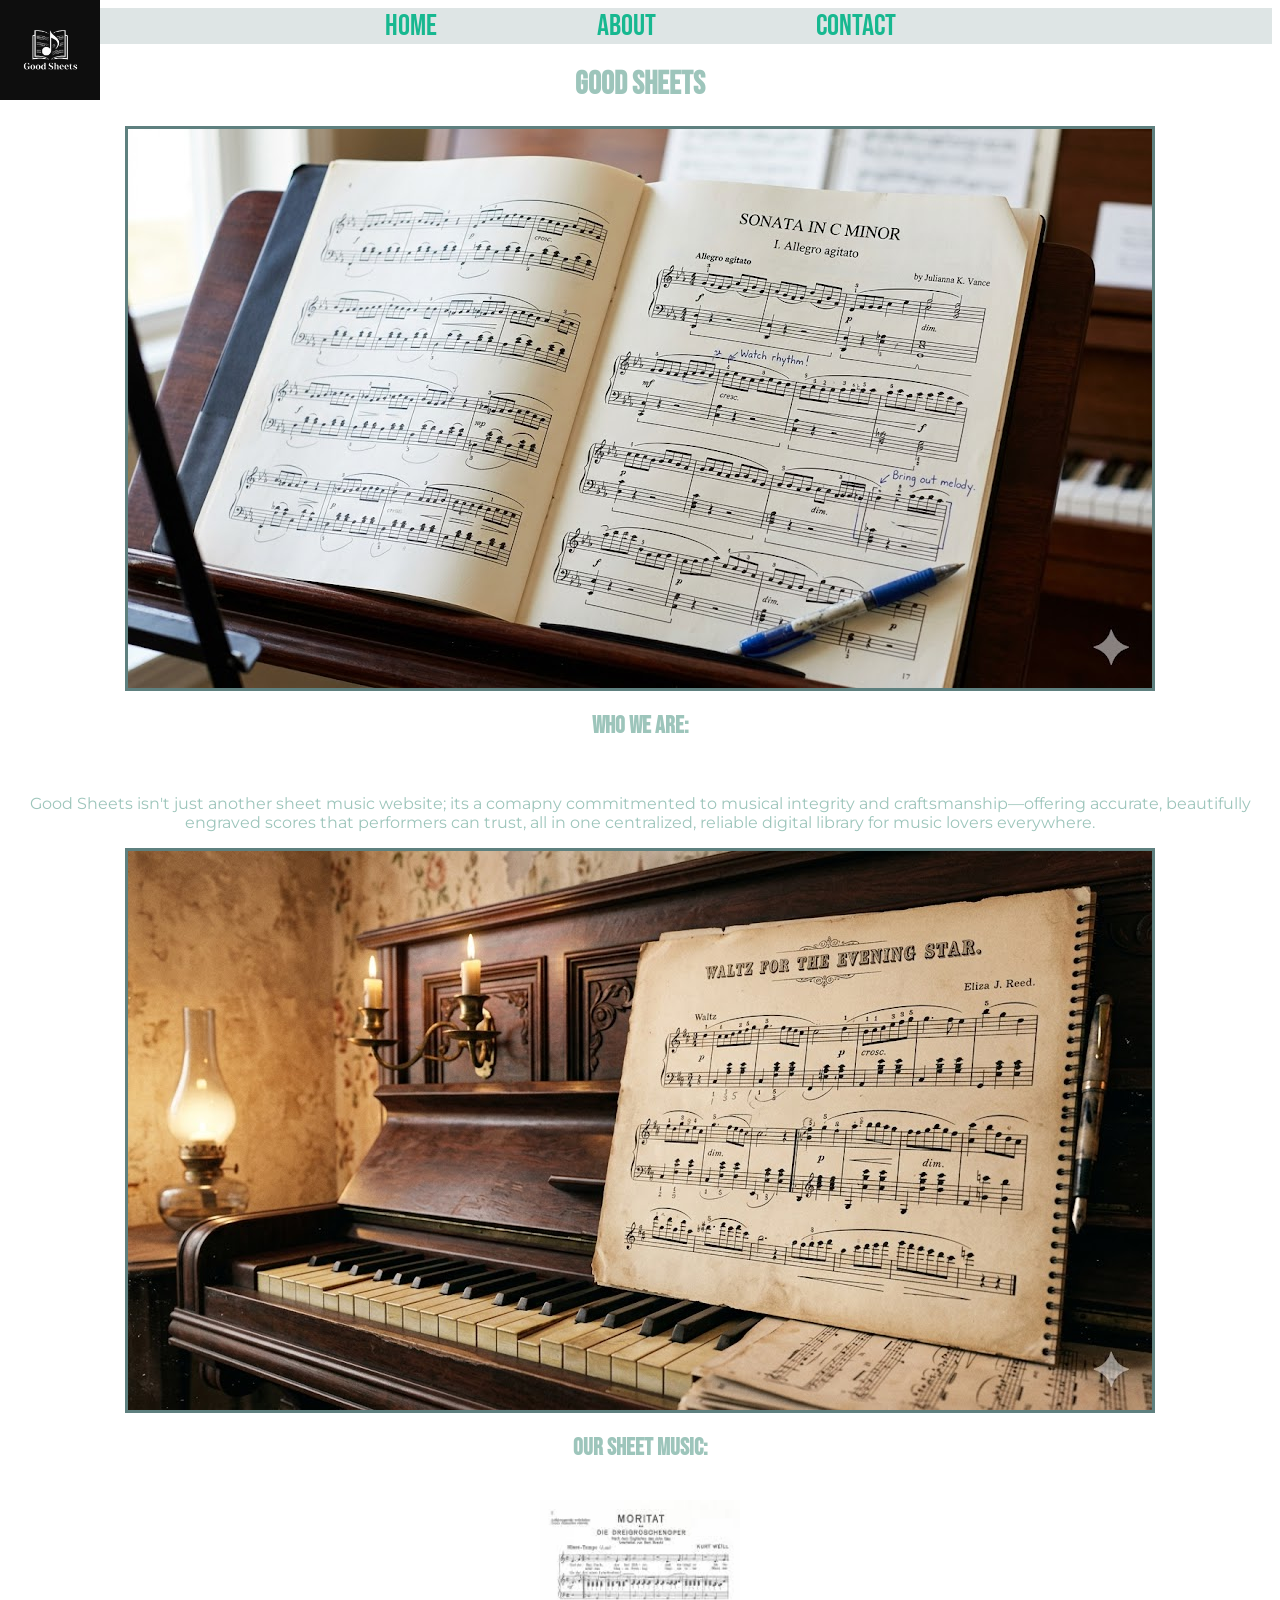
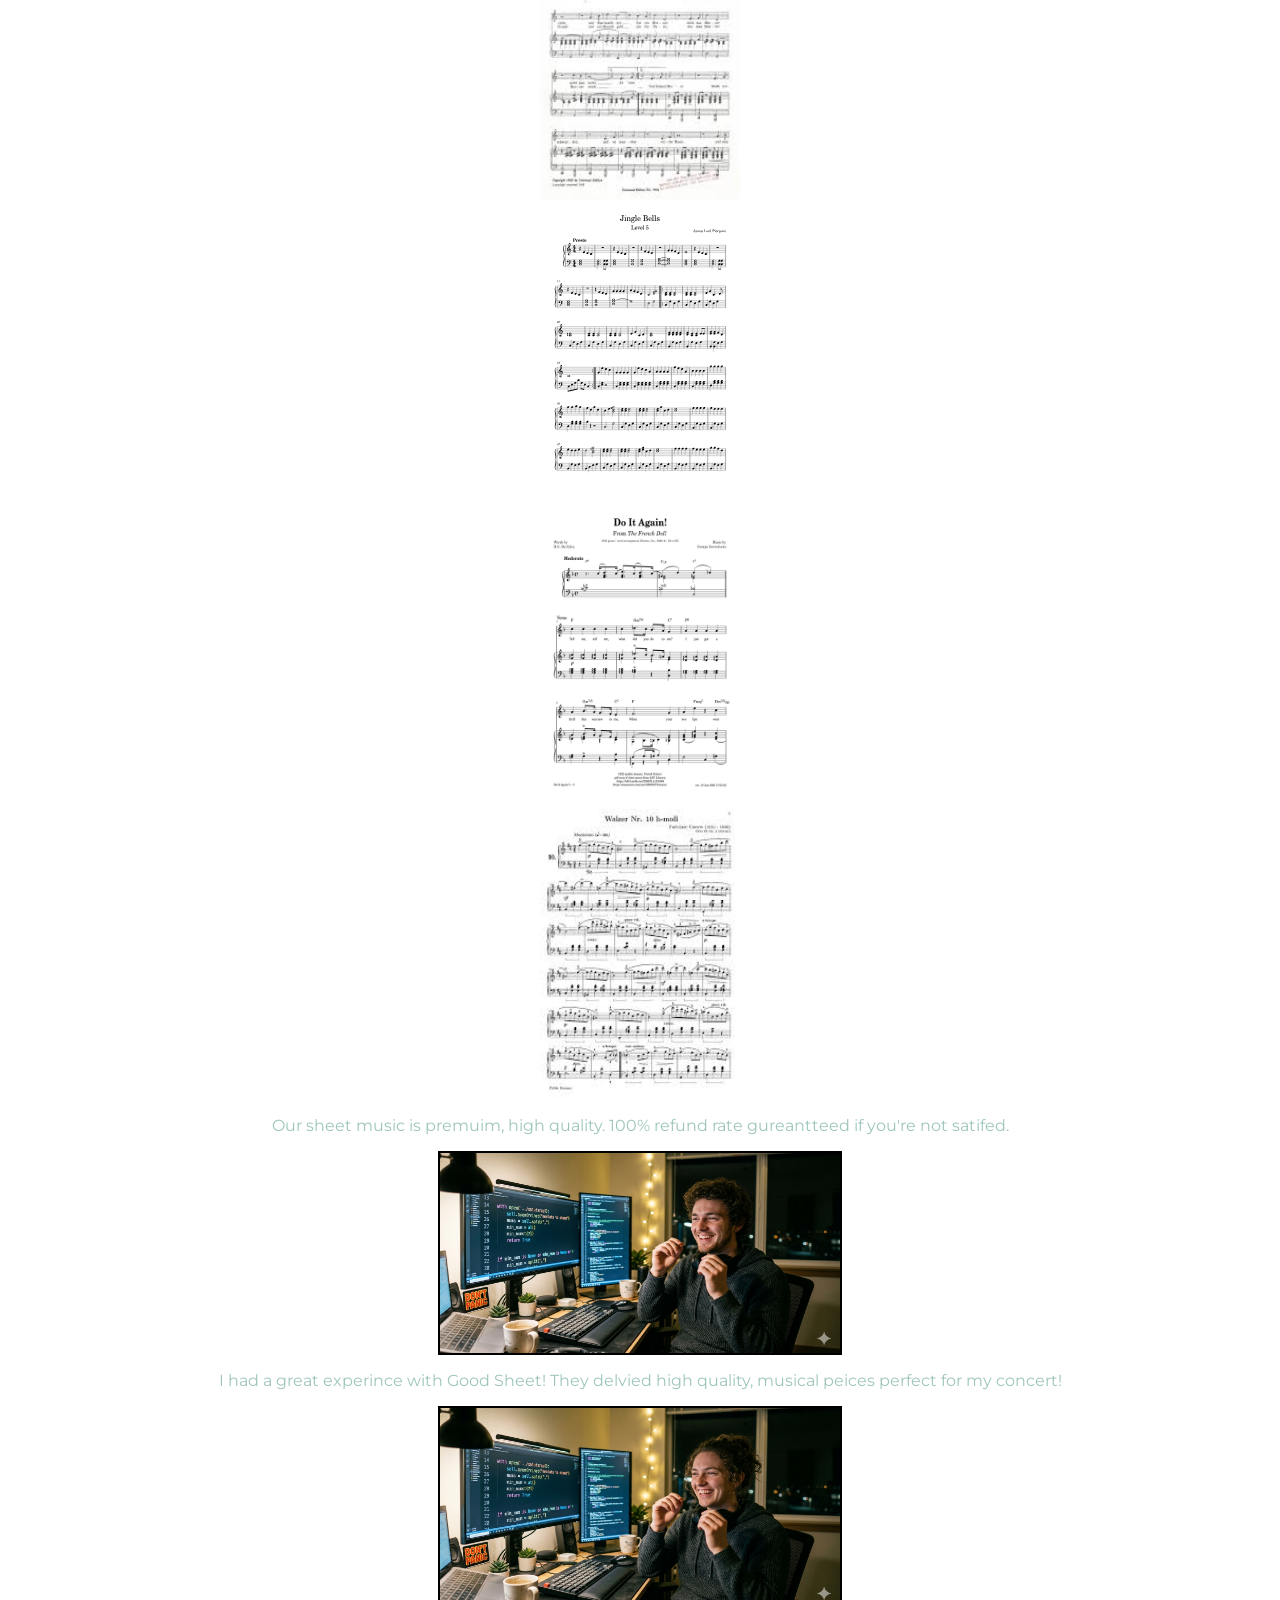
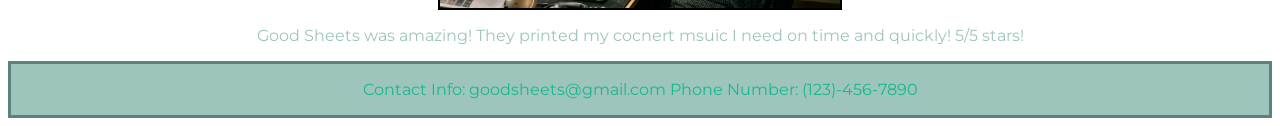
<file: docs/homepage.html>
<!--
Author: Joseph Duren
WWD130
3/18/2026

Sorces:
[0] https://www.w3schools.com/html/html_images.asp - How to add in images
[1] https://www.w3schools.com/howto/howto_css_searchbar.asp - Add's search bar
[2] https://gemini.google.com/app - used to debugg an issue with images in code and 
touch up the title tag, it was in the wrong class.


-->
<head>
    <title>Good Sheets</title>
    <link rel="stylesheet" href="homepage.css">
</head>
<style>
@import url('https://fonts.googleapis.com/css2?family=Bebas+Neue&family=Montserrat:ital,wght@0,100..900;1,100..900&display=swap');
</style>
<body>
    <nav>
        <ul>
            <li> Home </li> 
            <li> About </li>
            <li> Contact </li>
        </ul>
    </nav>
    <main>
        <div class="logo">
            <h1> Good Sheets</h1>
            <img src="logo.png" alt="logo">
        </div>
        <div class="hero">
            <img src="hero_image.jpg" alt="hero_img">
        </div>
        <div class="about_us">
         <h2 >Who We Are:</h2>
         <br>
         <p>Good Sheets isn't just another sheet music website; its a comapny commitmented to 
            musical integrity and craftsmanship—offering accurate, 
            beautifully engraved scores that 
            performers can trust, all in one centralized, 
            reliable digital library for music lovers everywhere. 
        </p>
         <img src="piano_1.jpg" alt="hero_img">
        </div>
        <div class="music">
        <h2>Our Sheet Music:</h2>
        <br>
        <img src="sheetmusic1.jpg" alt="sheetmusic1">
        <img src="sheetmusic2.svg" alt="sheetmusic2">
        <img src="sheetmusic3.png" alt="sheetmusic3">
        <img src="sheetmusic4.jpg" alt="sheetmusic4">
        <p>Our sheet music is premuim, high quality. 100% refund rate gureantteed if you're
            not satifed.</p>
        </div>
        <div class="profiles">
         <img src="guy1.png" alt="guy1">
         <p>I had a great experince with Good Sheet! They delvied high quality, musical peices perfect
            for my concert!
         </p>
         <img src="girl1.png" alt="girl1">
         <p>Good Sheets was amazing! They printed my cocnert msuic I need on time and quickly! 5/5 stars!</p>
        </div>
    </main>
    <footer>
        <p>Contact Info: goodsheets@gmail.com Phone Number: (123)-456-7890</p>
    </footer>
  </body>
</html>
</file>
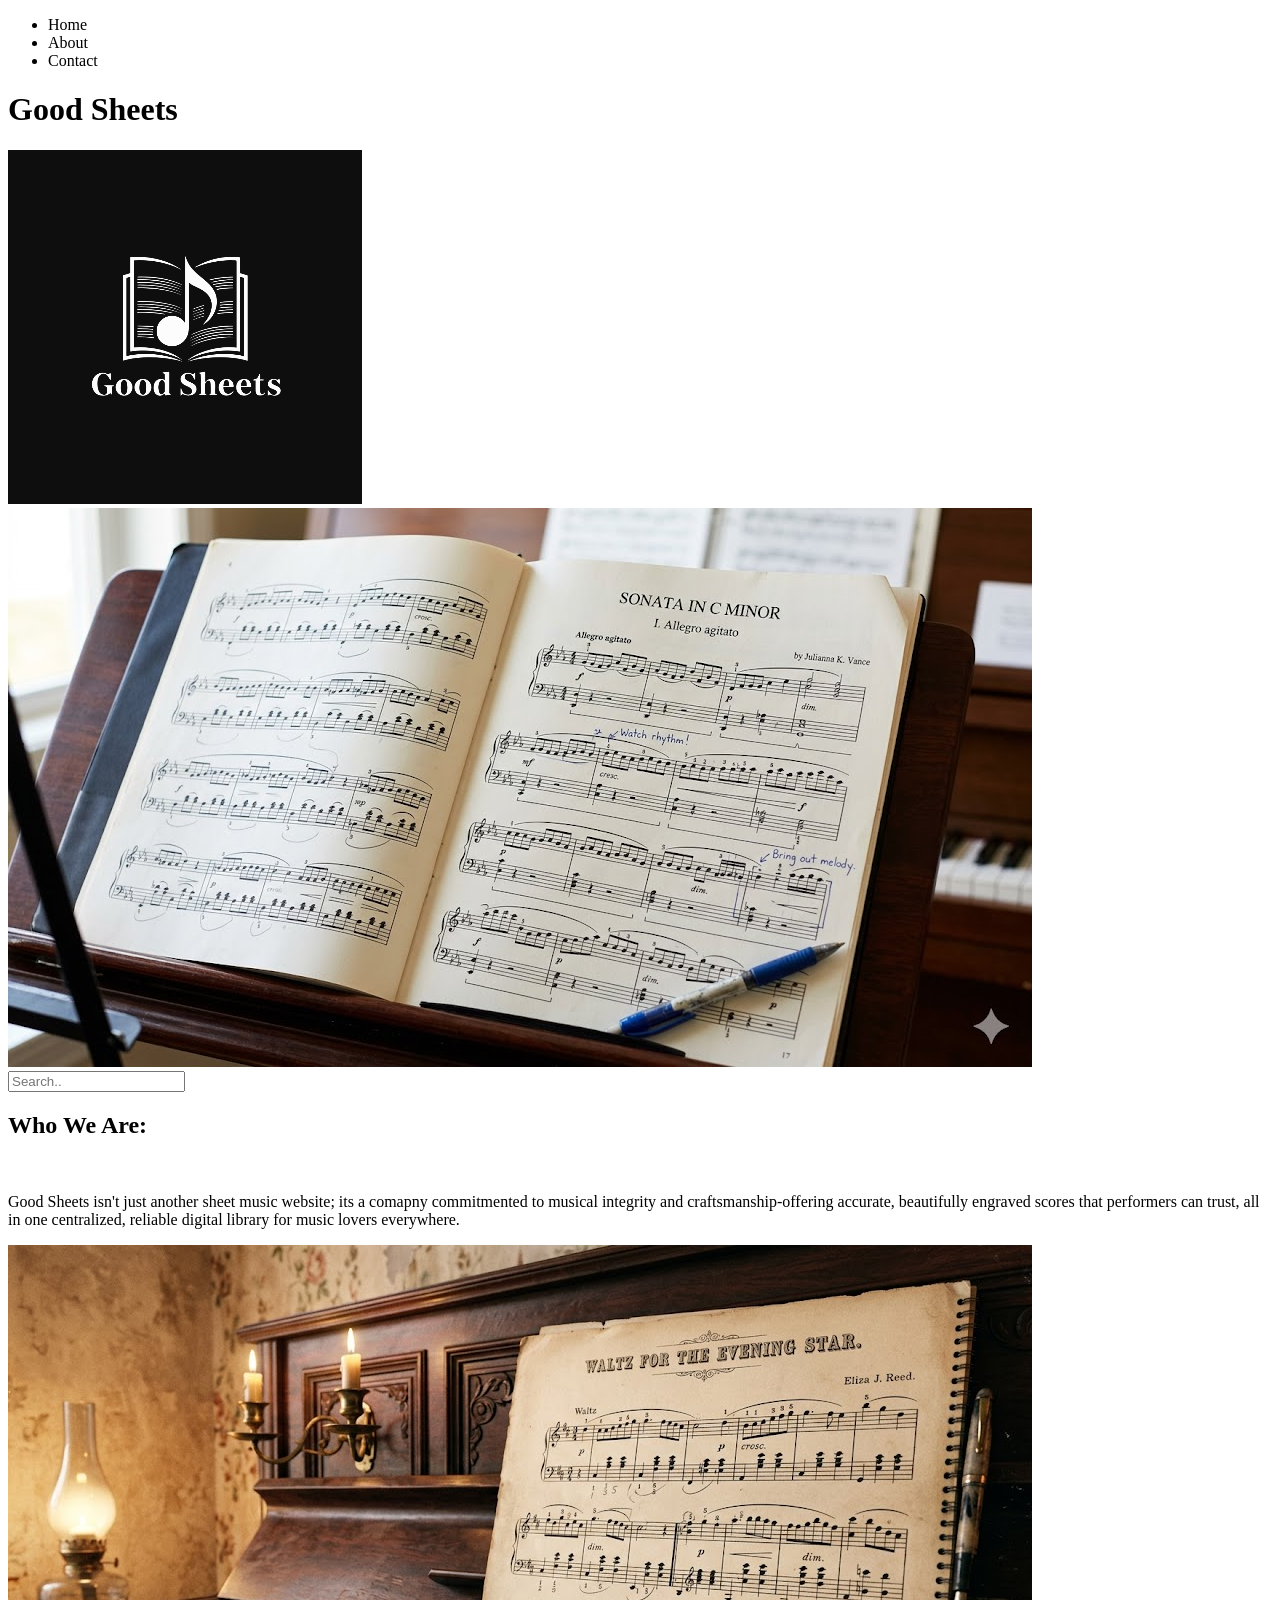
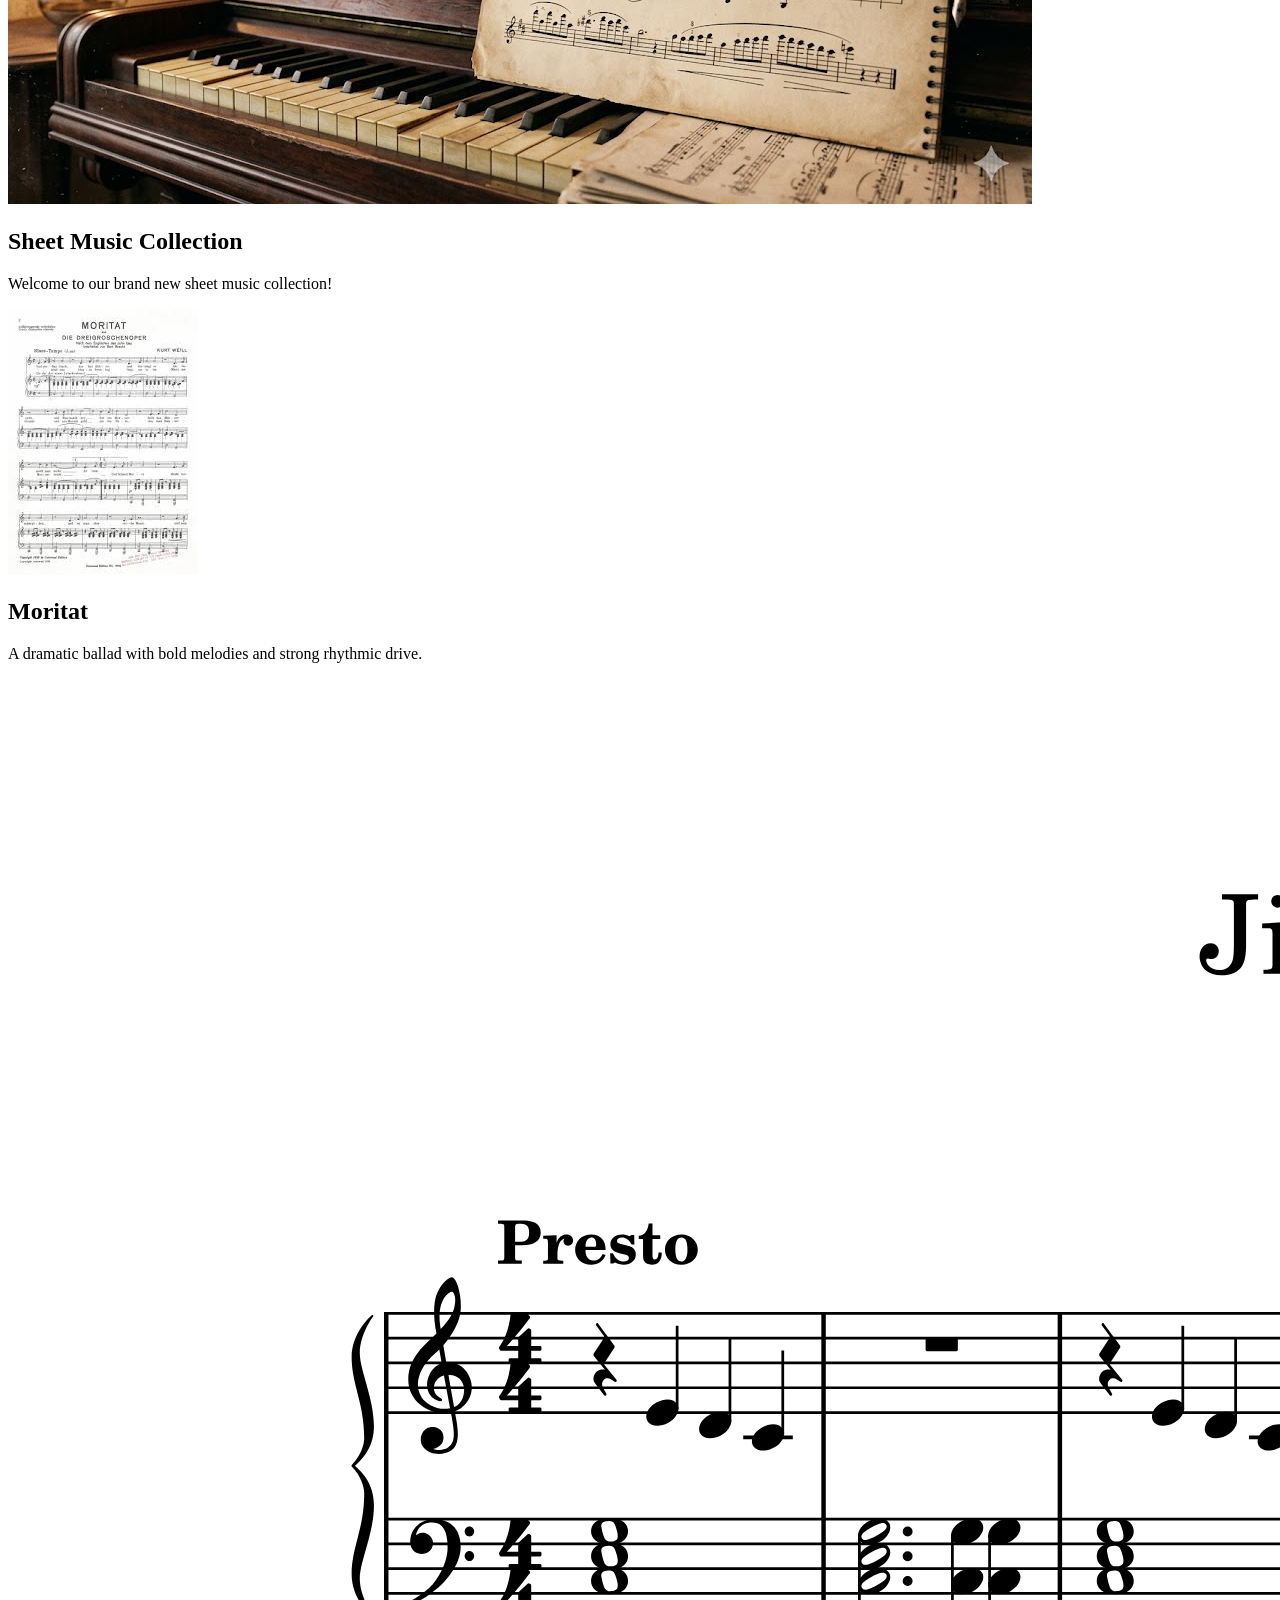
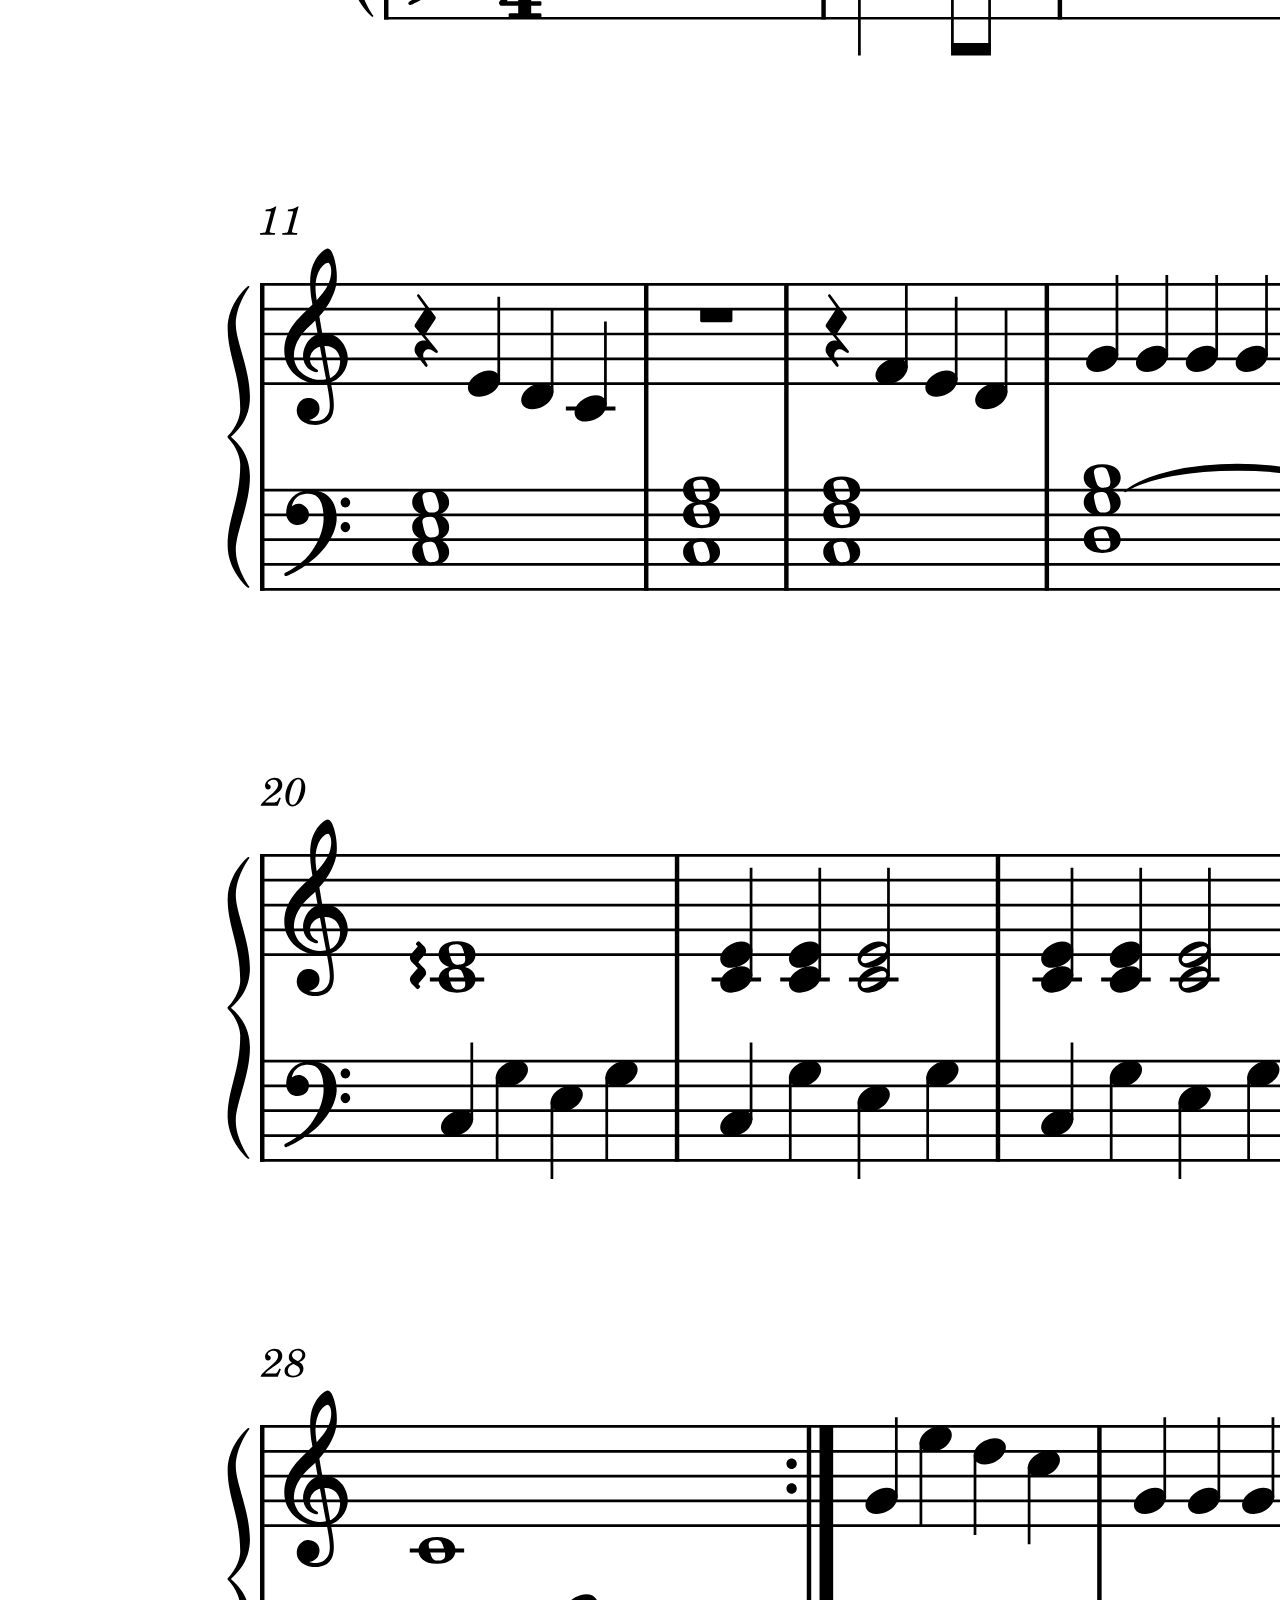
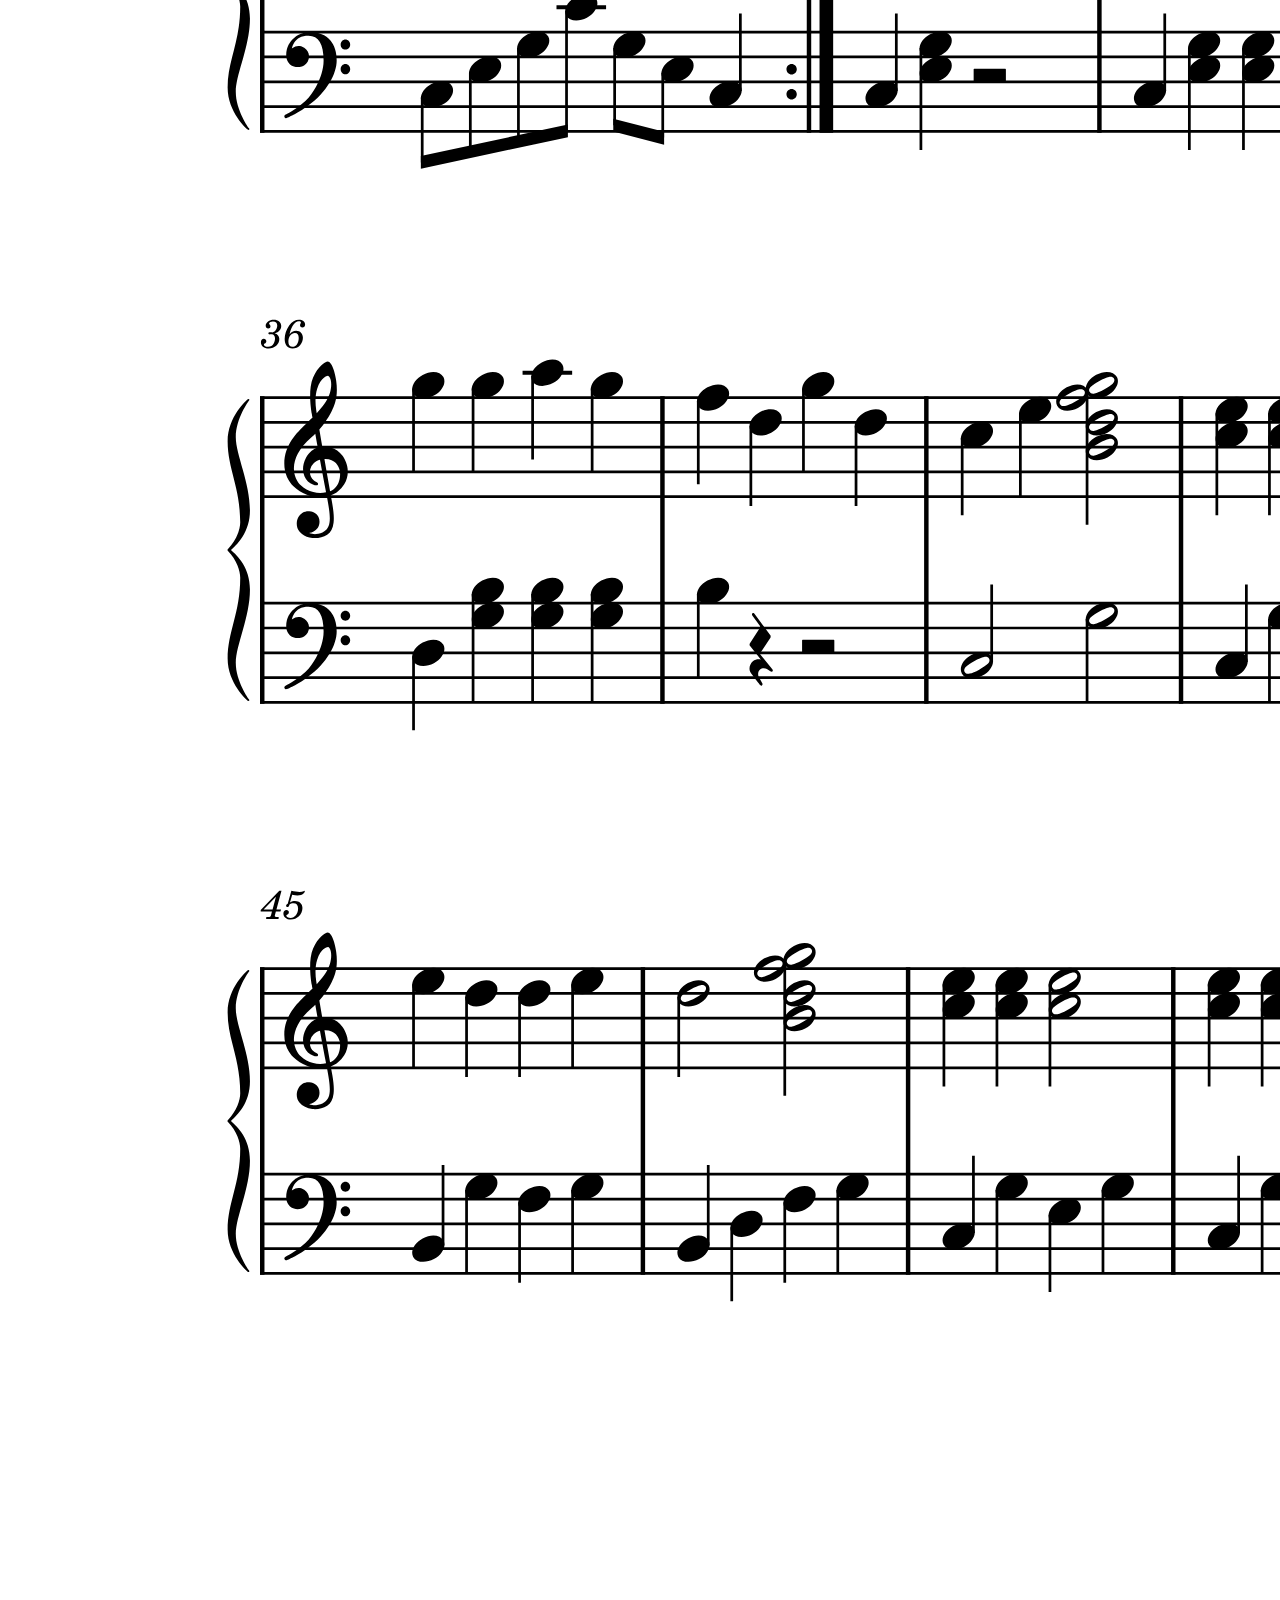
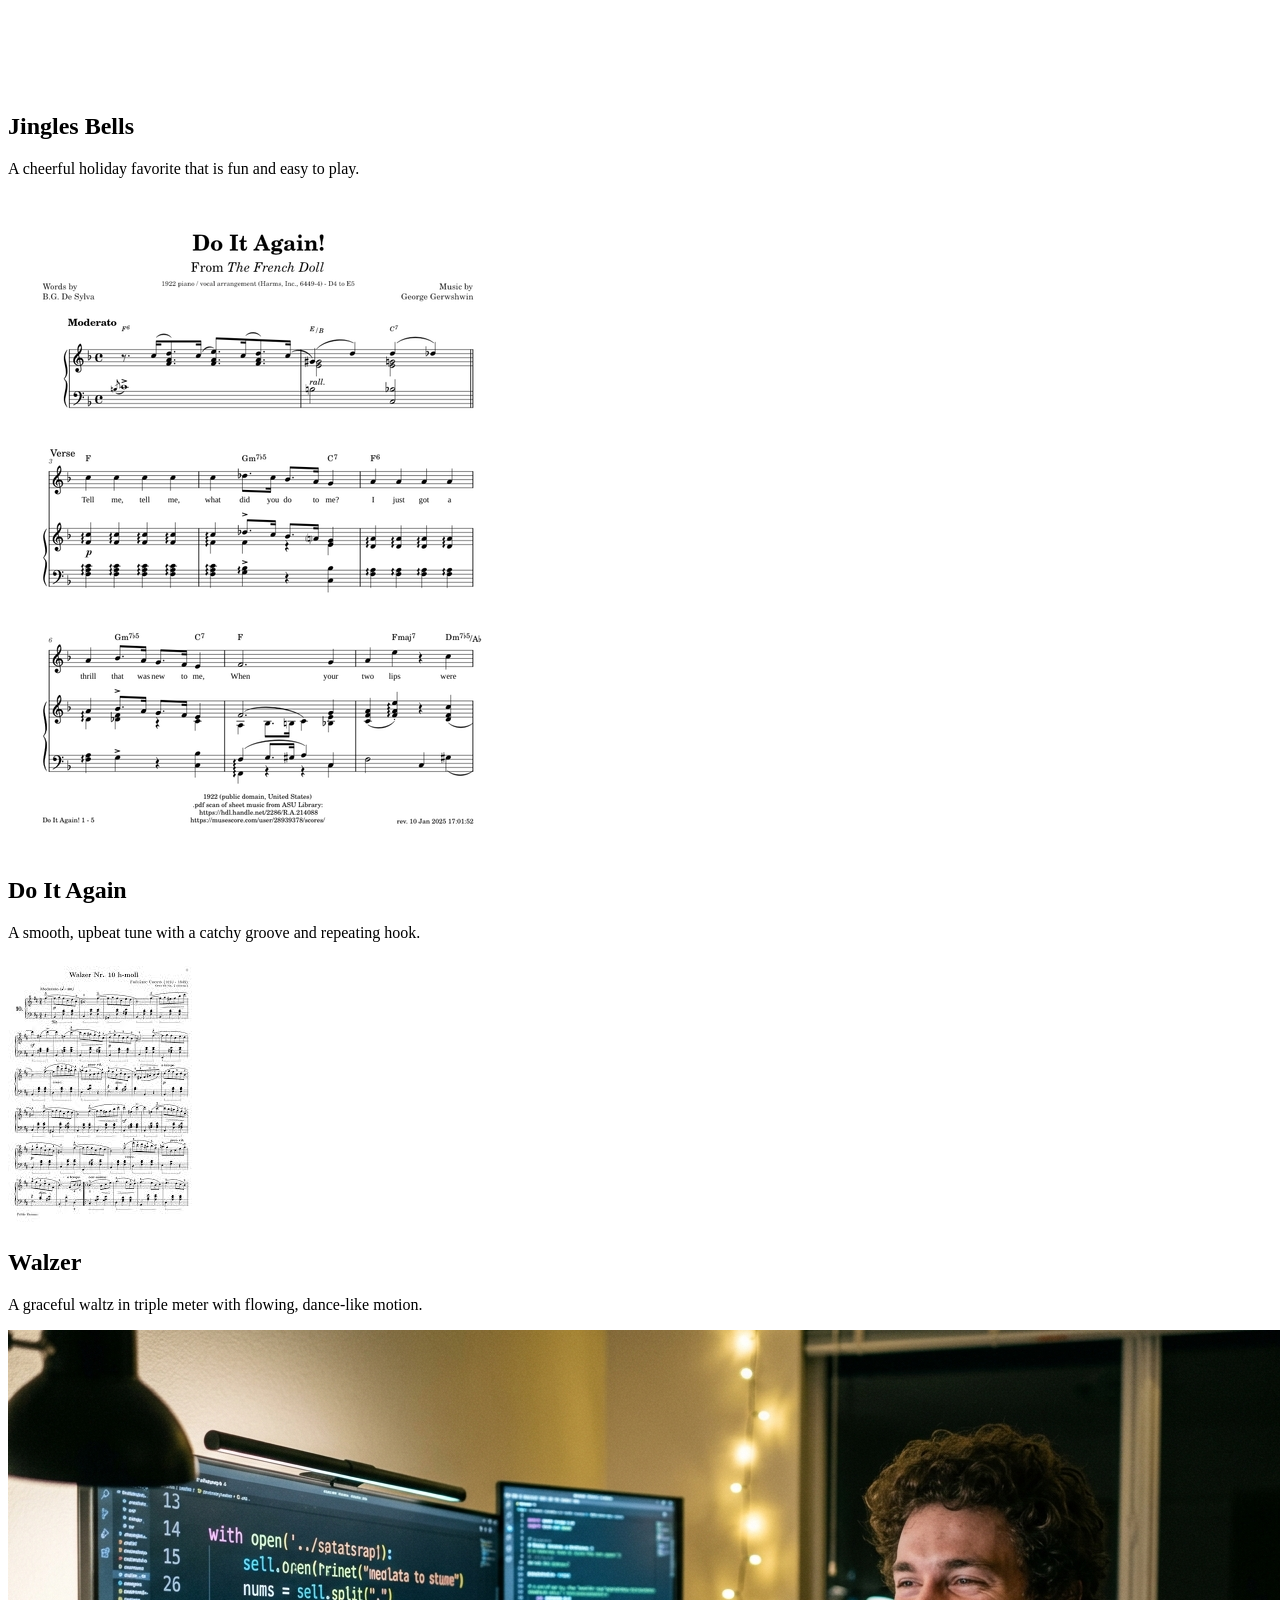
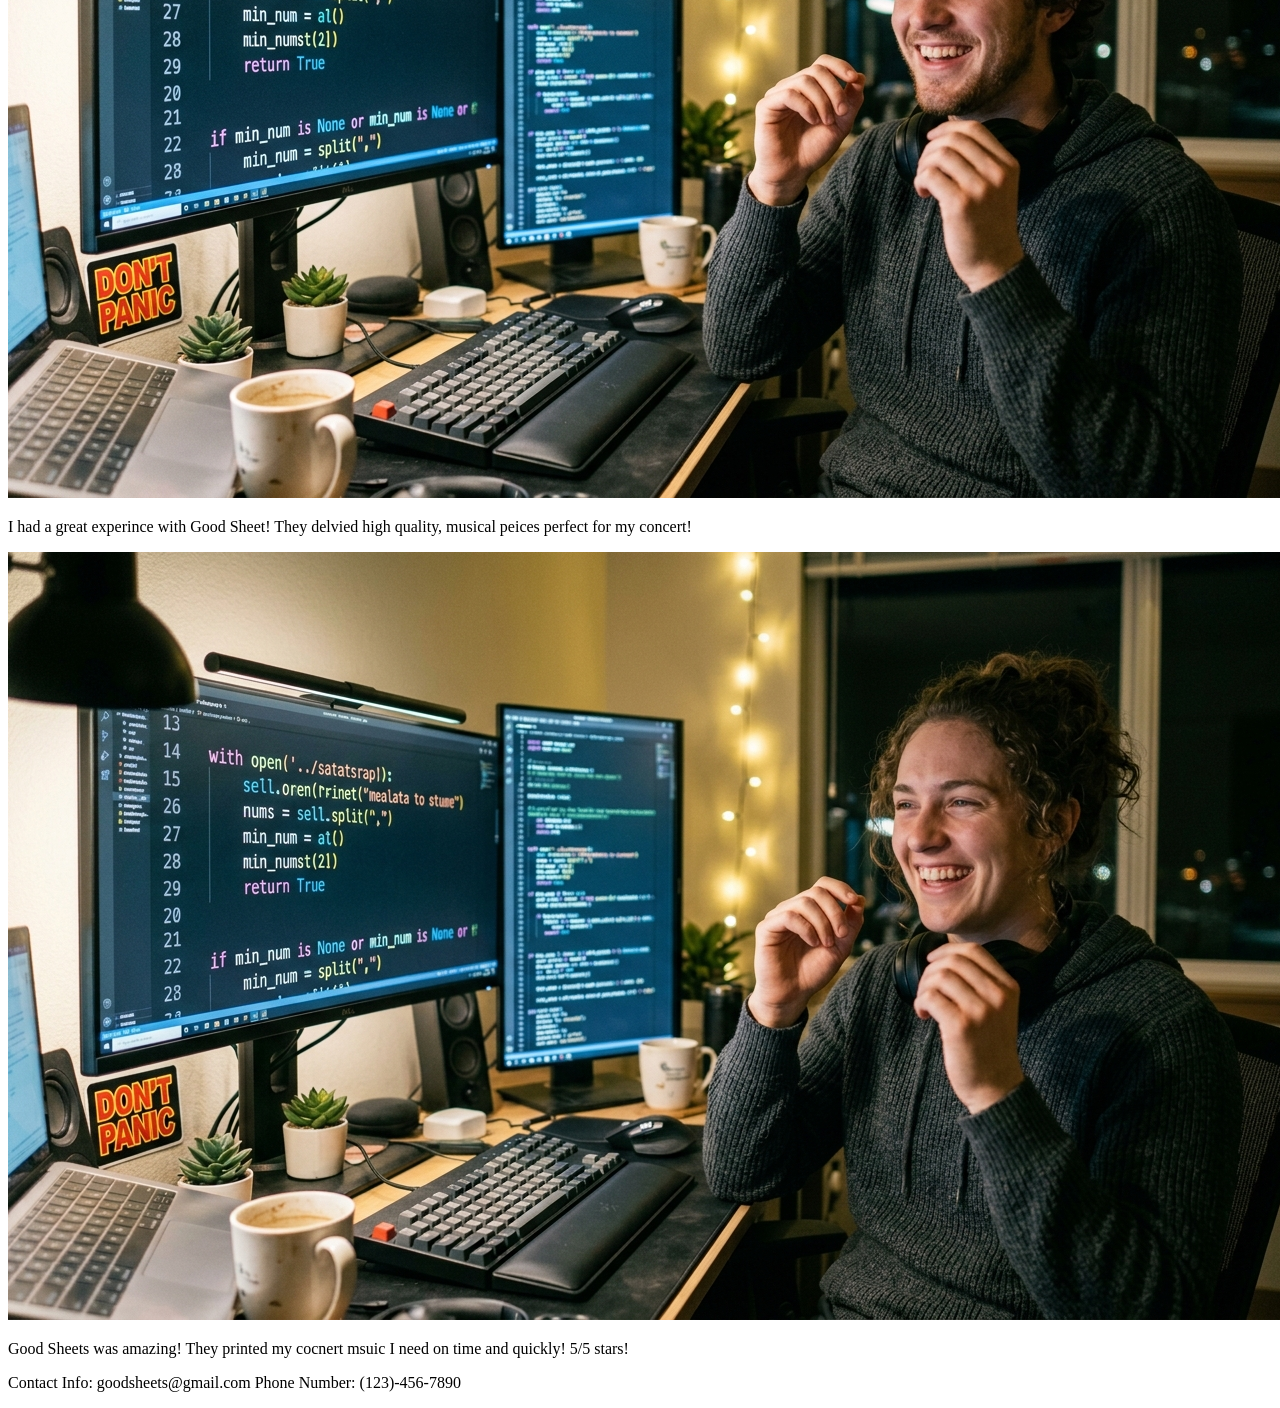
<file: docs/index_MERGED.html>
<!--
Author: Joseph Duren, Justin Hair
WWD130
3/18/2026

Sources:
[0] https://www.w3schools.com/html/html_images.asp - How to add in images
[1] https://www.w3schools.com/howto/howto_css_searchbar.asp - Add's search bar
[2] https://gemini.google.com/app - used to debugg an issue with images in code and
touch up the title tag, it was in the wrong class.


Credits:
Sheet Music Collection Section - Created by: Justin Hair

Github copilot was used to help merge code changes. 
-->


<!DOCTYPE html>
<html lang="en">
<head>
    <meta charset="UTF-8">
    <meta name="viewport" content="width=device-width, initial-scale=1.0">
    <title>Good Sheets</title>
    <link rel="icon" type="image/png" href="images/logo.png">
</head>
<body>
    <header>
        <nav>
            <ul>
                <li> Home </li>
                <li> About </li>
                <li> Contact </li>
            </ul>
        </nav>
    </header>

    <main>
        <div class="logo">
            <h1> Good Sheets</h1>
            <img src="images/logo.png" alt="logo">
        </div>

        <div class="hero-image">
            <img src="images/hero_image.jpg" alt="hero_img">
            <div class="topnav">
                <input type="text" placeholder="Search..">
            </div>
        </div>

        <div class="about_us">
            <h2>Who We Are:</h2>
            <br>
            <p>Good Sheets isn't just another sheet music website; its a comapny commitmented to
                musical integrity and craftsmanship-offering accurate,
                beautifully engraved scores that
                performers can trust, all in one centralized,
                reliable digital library for music lovers everywhere.
            </p>
            <img src="images/piano_1.jpg" alt="hero_img">
        </div>


        <!-- Sheet Music Collection Section -->
        <section id="sheet_music_collection">
            <h1>Sheet Music Collection</h1>
            <p>Welcome to our brand new sheet music collection!</p>

            <article class="song_cards">
                <img src="images/sheetmusic1.jpg" alt="Sheet music for Moritat">
                <h2>Moritat</h2>
                <p>A dramatic ballad with bold melodies and strong rhythmic drive.</p>
            </article>

            <article class="song_cards">
                <img src="images/sheetmusic2.svg" alt="Sheet music for Jingles Bells">
                <h2>Jingles Bells</h2>
                <p>A cheerful holiday favorite that is fun and easy to play.</p>
            </article>

            <article class="song_cards">
                <img src="images/sheetmusic3.png" alt="Sheet music for Do It Again">
                <h2>Do It Again</h2>
                <p>A smooth, upbeat tune with a catchy groove and repeating hook.</p>
            </article>

            <article class="song_cards">
                <img src="images/sheetmusic4.jpg" alt="Sheet music for Walzer">
                <h2>Walzer</h2>
                <p>A graceful waltz in triple meter with flowing, dance-like motion.</p>
            </article>
        </section>

        <div class="Testomials">
            <img src="images/guy1.png" alt="guy1">
            <p>I had a great experince with Good Sheet! They delvied high quality, musical peices perfect
                for my concert!
            </p>
            <img src="images/girl1.png" alt="girl1">
            <p>Good Sheets was amazing! They printed my cocnert msuic I need on time and quickly! 5/5 stars!</p>
        </div>
    </main>

    <footer>
        <p>Contact Info: goodsheets@gmail.com Phone Number: (123)-456-7890</p>
    </footer>
</body>
</html>
</file>
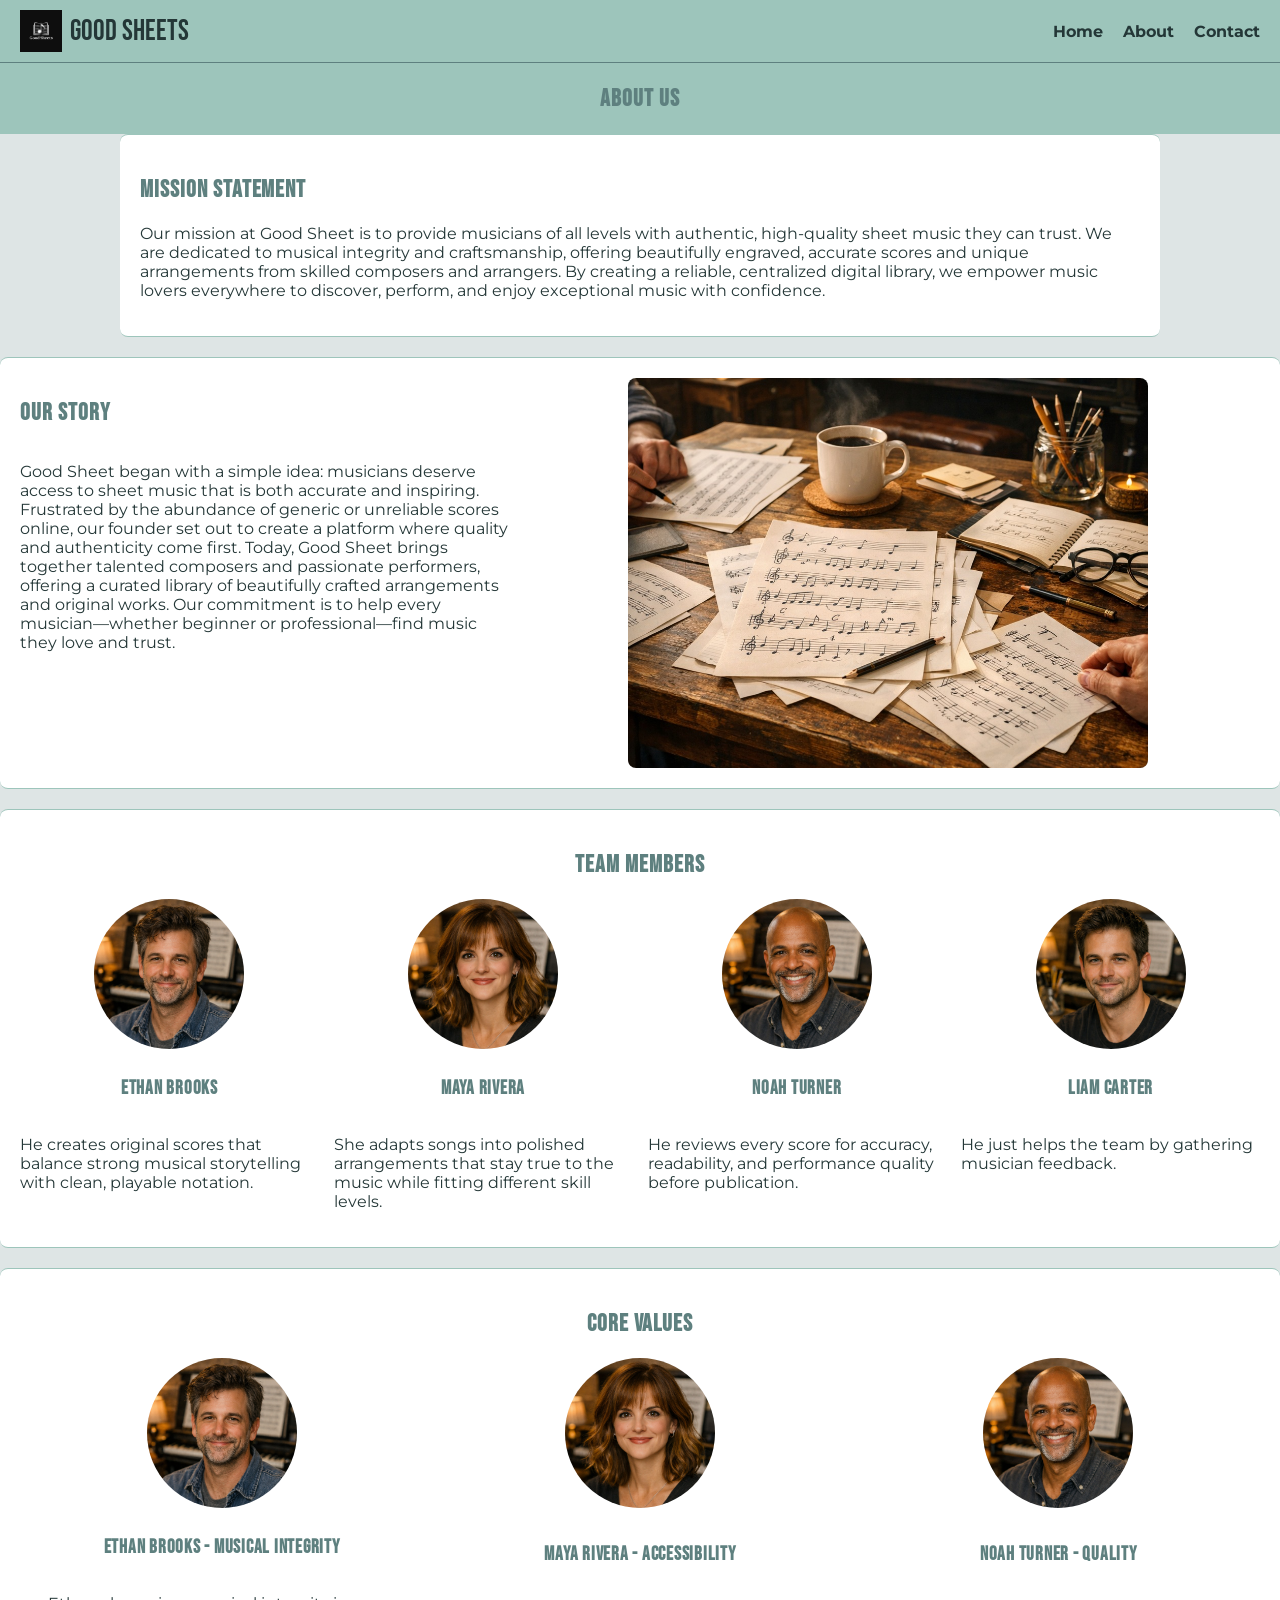
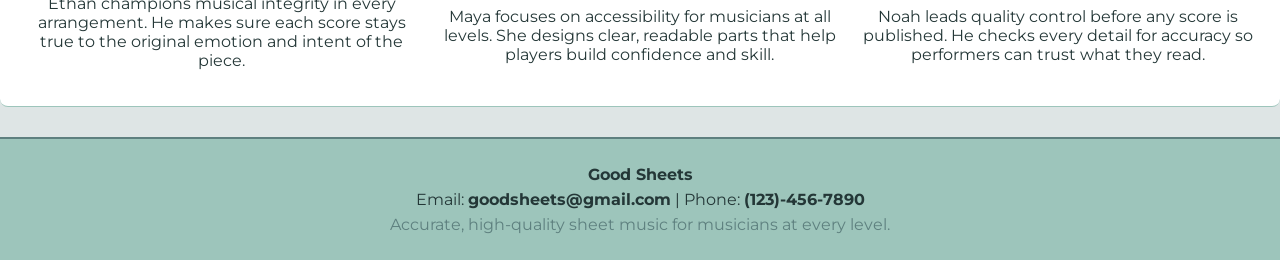
<file: docs/subpages/about.html>
<!--
Created by: Justin Hair



AI was used to generate the text and images for:
- Mission Statement
- Our Story
- Team Members
- Core Values
-->


<!DOCTYPE html>
<html lang="en">
<head>
    <meta charset="UTF-8">
    <meta name="viewport" content="width=device-width, initial-scale=1.0">
    <title>About Good Sheets</title>
    <link rel="stylesheet" href="../styles/about.css">
    <link rel="icon" type="image/png" href="../images/logo.png">
</head>
<body>
    <!-- Header of page -->
    <header class="site-header">
        <a class="brand" href="../index.html" aria-label="Good Sheets home page">
            <img src="../images/logo.png" alt="Good Sheets logo">
            <span>Good Sheets</span>
        </a>
        <nav aria-label="Main navigation">
            <ul class="site-nav">
                <li><a href="../index.html">Home</a></li>
                <li><a class="active" href="./about.html" aria-current="page">About</a></li>
                <li><a href="./contact.html">Contact</a></li>
            </ul>
        </nav>
    </header>

    <!-- Main content of about page -->
    <main>
        <section id="page-title">
            <h1>About Us</h1>
        </section>

        <section id="mission-statement">
            <h2>Mission Statement</h2>
            <p>Our mission at Good Sheet is to provide musicians of all levels with authentic, high-quality sheet music they can trust. We are dedicated to musical integrity and craftsmanship, offering beautifully engraved, accurate scores and unique arrangements from skilled composers and arrangers. By creating a reliable, centralized digital library, we empower music lovers everywhere to discover, perform, and enjoy exceptional music with confidence.</p>
        </section>

        <section id="our-story">
            <h2>Our Story</h2>
            
            <p>Good Sheet began with a simple idea: musicians deserve access to sheet music that is both accurate and inspiring. Frustrated by the abundance of generic or unreliable scores online, our founder set out to create a platform where quality and authenticity come first. Today, Good Sheet brings together talented composers and passionate performers, offering a curated library of beautifully crafted arrangements and original works. Our commitment is to help every musician—whether beginner or professional—find music they love and trust.</p>
            <img src="../images/our-story.jpg" alt="Our story image">
        </section>

        <section id="team-members">
            <h2>Team Members</h2>
            <img class="profile-image" src="../images/team-member1.png" alt="Ethan Brooks, Lead Composer">
            <img class="profile-image" src="../images/team-member2.png" alt="Maya Rivera, Senior Arranger">
            <img class="profile-image" src="../images/team-member3.png" alt="Noah Turner, Quality Editor">
            <img class="profile-image" src="../images/team-member4.png" alt="Liam Carter, Community Assistant">
            <h3>Ethan Brooks</h3>
            <h3>Maya Rivera</h3>
            <h3>Noah Turner</h3>
            <h3>Liam Carter</h3>
            <p>He creates original scores that balance strong musical storytelling with clean, playable notation.</p>
            <p>She adapts songs into polished arrangements that stay true to the music while fitting different skill levels.</p>
            <p>He reviews every score for accuracy, readability, and performance quality before publication.</p>
            <p>He just helps the team by gathering musician feedback.</p>
        </section>

        <section id="core-values"> 
            <h2>Core Values</h2>

            <div class="person-card">
                <img class="profile-image" src="../images/team-member1.png" alt="Ethan Brooks - Musical Integrity">
                <h3>Ethan Brooks - Musical Integrity</h3>
                <p>Ethan champions musical integrity in every arrangement. He makes sure each score stays true to the original emotion and intent of the piece.</p>
            </div>
            <div class="person-card">
                <img class="profile-image" src="../images/team-member2.png" alt="Maya Rivera - Accessibility">
                <h3>Maya Rivera - Accessibility</h3>
                <p>Maya focuses on accessibility for musicians at all levels. She designs clear, readable parts that help players build confidence and skill.</p>
            </div>
            <div class="person-card">
                <img class="profile-image" src="../images/team-member3.png" alt="Noah Turner - Quality">
                <h3>Noah Turner - Quality</h3>
                <p>Noah leads quality control before any score is published. He checks every detail for accuracy so performers can trust what they read.</p>
            </div>

        </section>
    </main>

    <!-- Footer of page -->
    <footer class="site-footer">
        <div class="footer-content">
            <p><strong>Good Sheets</strong></p>
            <p>Email: <a href="mailto:goodsheets@gmail.com">goodsheets@gmail.com</a> | Phone: <a href="tel:+11234567890">(123)-456-7890</a></p>
            <p class="footer-note">Accurate, high-quality sheet music for musicians at every level.</p>
        </div>
    </footer>
</body>
</html>
</file>
<file: docs/homepage.css>
ul {
    list-style-type: none;
    margin: 0;
    padding: 0;
    columns: 4;
    column-gap: 160px;
    font-family: "Bebas Neue", sans-serif;
    font-size: 30px;
    display: flex;
    justify-content: center;
    overflow: hidden;
    background-color: #DEE5E5;
    color: #17B890
}
h1 {
    font-family: "Bebas Neue", sans-serif;
    text-align: center;
}
h2 {
    font-family: "Bebas Neue", sans-serif;
    text-align: center;
}
p {
    font-family: "Montserrat", sans-serif;
    text-align: center;
}
body {
    color: #9DC5BB
}
.music img {
    width: 200px;
    height: 300px;
    display: block;
    margin: auto; 
}
.logo img {
    position: absolute;
    top: 0;             
    left: 0;            
    width: 100px;
    height: 100px;
}
.hero img {
  display: block;
  margin: auto;
  border: 3px solid #5E807F;
}
.about_us img {
    display: block;
  margin: auto;
  border: 3px solid #5E807F;
}
.profiles img {
    width: 400px;
    height: 200px;
    display: block;
  margin: auto;
  border: 2px solid #000000;
}
footer {
    border: 3px solid #5E807F;
    color: #17B890;
    background-color: #9DC5BB;
}
</file>
<file: docs/styles/about.css>
/* 
Created by: Justin Hair


AI was used to remeber how to properly align elements as well as remembering other minor things such as the use of vars.

Github copilot assisted in:
- the header and footer sections
*/


@import url("https://fonts.googleapis.com/css2?family=Bebas+Neue&family=Montserrat:wght@400;500;700&display=swap");


/* Main colors */
:root {
    --color-primary: #DEE5E5;
    --color-secondary: #9DC5BB;
    --color-accent-1: #17B890;
    --color-accent-2: #5E807F;
    --color-text: #243737;
}


/* Main fonts */
body {
    font-family: "Montserrat", sans-serif;
    background-color: var(--color-primary);
    color: var(--color-text);
    margin: 0;
}

h1, h2, h3 {
    font-family: "Bebas Neue", sans-serif;
    letter-spacing: 0.04em;
    color: var(--color-accent-2);
}



/* header */
.site-header {
    display: flex;
    justify-content: space-between;
    align-items: center;
    padding: 10px 20px;
    background-color: var(--color-secondary);
    border-bottom: 1px solid var(--color-accent-2);
}

.brand {
    display: flex;
    align-items: center;
    gap: 8px;
    text-decoration: none;
    color: var(--color-text);
    font-family: "Bebas Neue", sans-serif;
    font-size: 1.8em;
}

.brand img {
    width: 42px;
    height: 42px;
    object-fit: cover;
}

.site-nav {
    display: flex;
    gap: 20px;
    list-style: none;
    margin: 0;
    padding: 0;
}

.site-nav a {
    text-decoration: none;
    color: var(--color-text);
    font-weight: 700;
    padding: 2px 0;
}

.site-nav a:hover {
    color: var(--color-accent-2);
}





#page-title {
    text-align: center; 
    margin: 0px 0; 
    background-color: var(--color-secondary); 
}

#page-title img {
    max-height: 200px; 
    display: block; 
    margin: 0 auto; 
}

#mission-statement {
    max-width: 1000px; 
    margin: 0px auto; 
    padding: 20px; 
    border-radius: 8px; 
    background-color: #ffffff;
}


/* Our Story Section */
#our-story {
    max-width: 1400px; 
    margin: 20px auto; 
    padding: 20px; 
    border-radius: 8px; 
    display: grid; 
    grid-template-columns: 0.8fr 1.2fr;
    background-color: #ffffff;
}

#our-story h2 {
    grid-column: 1;
    text-align: left;
}

#our-story p {
    margin-bottom: 15px;
}

#our-story img {
    grid-column: 2;
    grid-row: 1/4;
    width: 70%; 
    justify-self: center;
    height: auto; 
    border-radius: 8px; 
}


/* Team members section */
#team-members {
    justify-self: center;
    justify-items: center;
    display: grid;
    grid-template-columns: repeat(4, 1fr);
    column-gap: 15px;
    max-width: 1400px;
    background-color: #ffffff;
    border-radius: 8px;
    padding: 20px;

}

#team-members h2 {
    grid-column: 1/5;
}



/* Core values section */
#core-values {
    max-width: 1400px; 
    margin: 20px auto; 
    padding: 20px; 
    border-radius: 8px; 
    display: grid; 
    grid-template-columns: repeat(3, 1fr); 
    column-gap: 15px;
    background-color: #ffffff;
    justify-items: center;
}

#core-values h2 {
    grid-column: 1/4;
    text-align: center;
}

.person-card {
    display: grid;
    justify-items: center;
    text-align: center;
}





.profile-image {
    width: 150px; 
    height: 150px; 
    border-radius: 50%; 
    object-fit: cover; 
    object-position: 50% -10px;
    margin-bottom: 10px;

}

main section {
    border-top: 1px solid var(--color-secondary);
    border-bottom: 1px solid var(--color-secondary);
}


/* Site footer */
.site-footer {
    margin-top: 30px;
    background-color: var(--color-secondary);
    border-top: 2px solid var(--color-accent-2);
    padding: 20px;
}

.footer-content {
    max-width: 1100px;
    margin: 0 auto;
    text-align: center;
}

.footer-content p {
    margin: 6px 0;
}

.footer-content a {
    color: var(--color-text);
    font-weight: 700;
    text-decoration: none;
}

.footer-content a:hover,
.footer-content a:focus-visible {
    text-decoration: underline;
}

.footer-note {
    color: var(--color-accent-2);
}


@media (max-width: 860px) {
    .site-header {
        flex-direction: column;
        gap: 12px;
        text-align: center;
    }

    .site-nav {
        flex-wrap: wrap;
        justify-content: center;
    }

    main {
        padding: 14px;
    }
}
</file>
